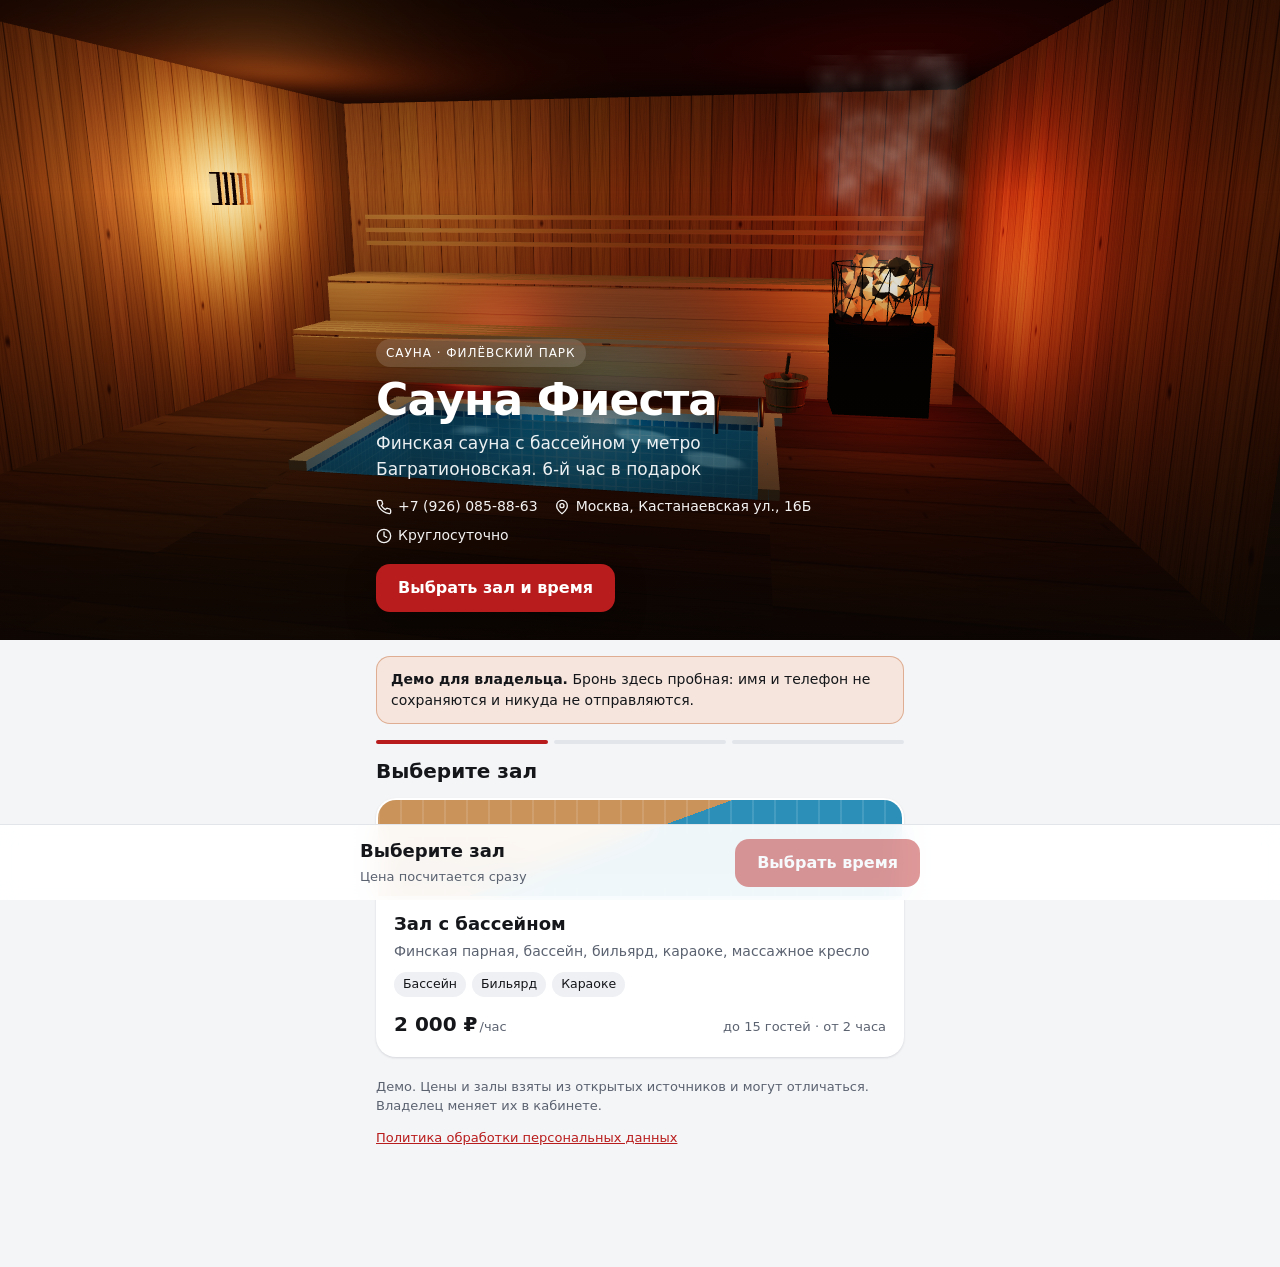
<file: fiesta-sauna/index.html>
<!doctype html>
<html lang="ru">
<head>
  <meta charset="utf-8">
  <meta name="viewport" content="width=device-width, initial-scale=1, viewport-fit=cover">
  <meta name="robots" content="noindex, nofollow">
  <meta name="zapis-slug" content="fiesta-sauna">
  <meta name="theme-color" content="#b91c1c">
  <title>Сауна Фиеста — бронь онлайн (демо)</title>
  <meta property="og:title" content="Сауна Фиеста — бронь онлайн">
  <meta property="og:description" content="Финская сауна с бассейном у метро Багратионовская. 6-й час в подарок">
  <link rel="icon" href="icon.svg" type="image/svg+xml">
  <link rel="stylesheet" href="../static/styles.css">
</head>
<body>
  <div id="app" aria-live="polite"><div class="wrap"><p class="muted" style="padding-top:40px">Загрузка…</p></div></div>
  <noscript>Для брони включите JavaScript.</noscript>
  <script type="module" src="../static/app.js"></script>
</body>
</html>
</file>
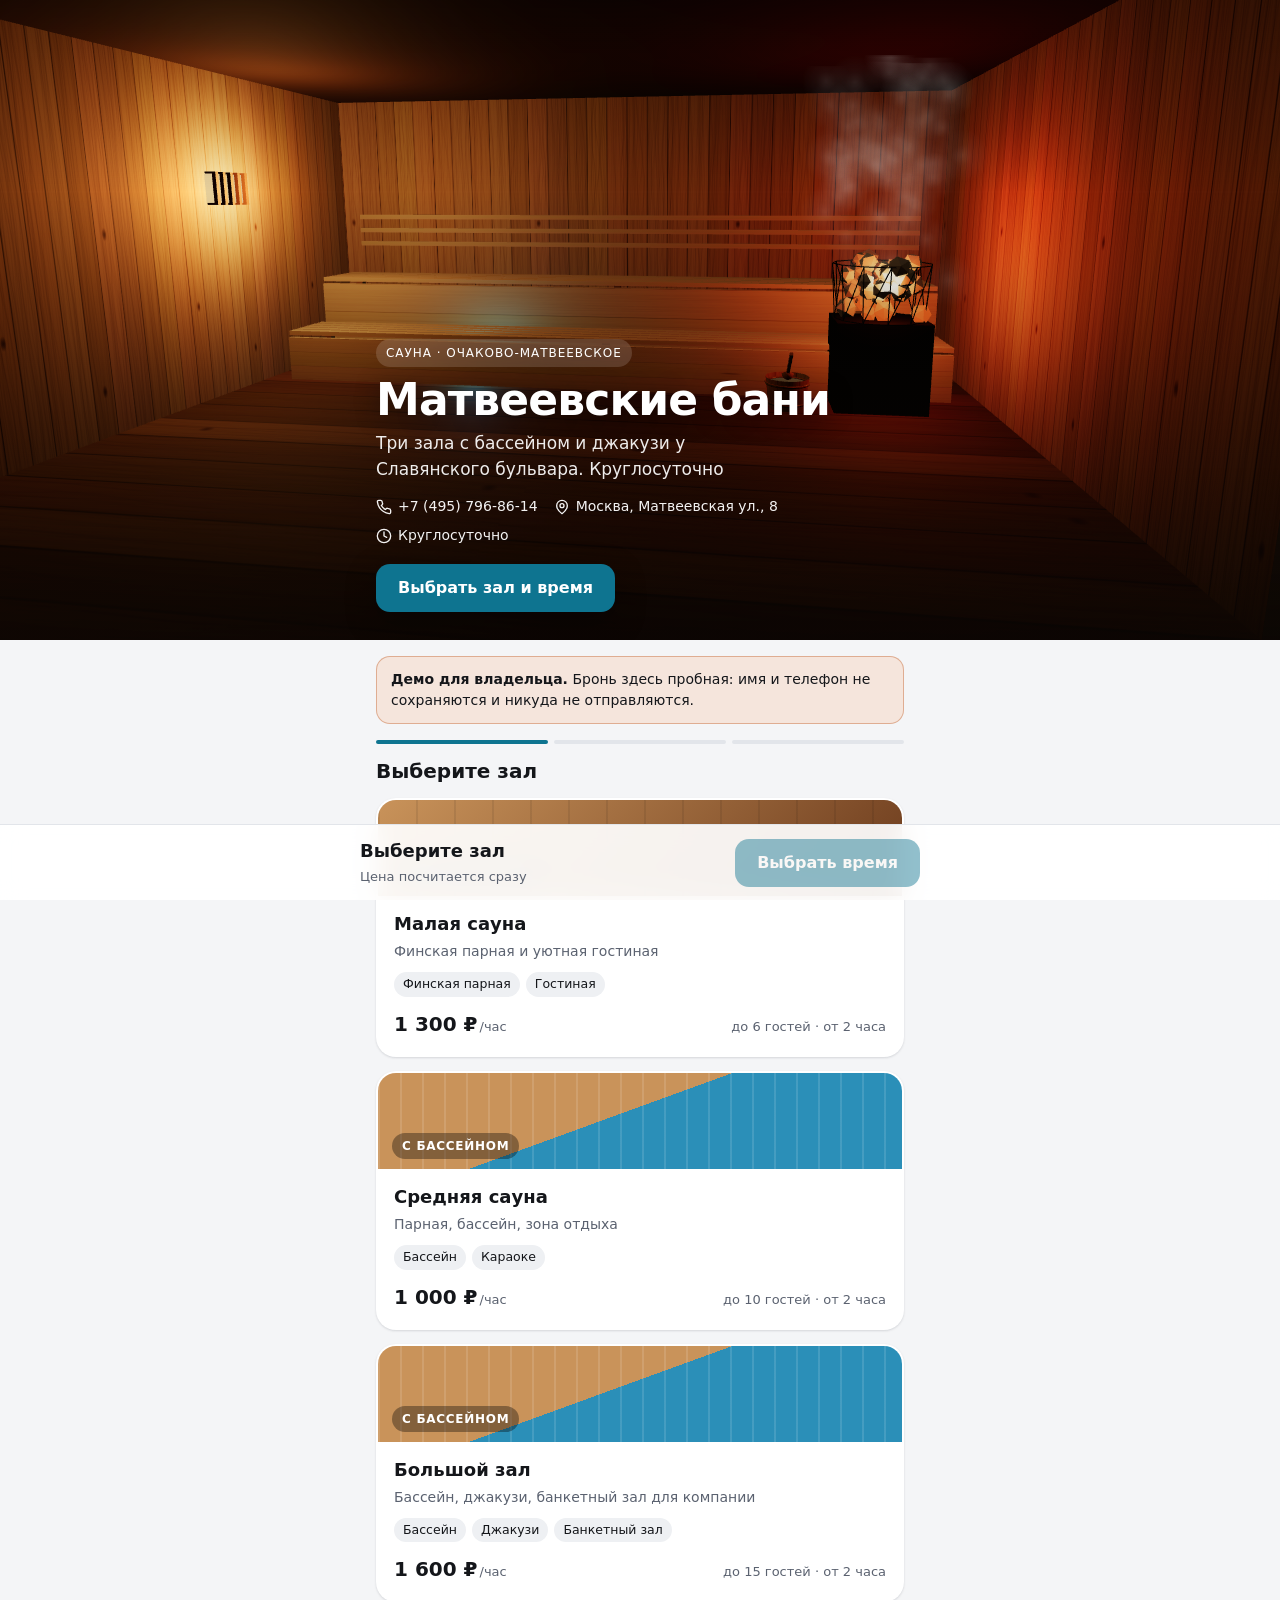
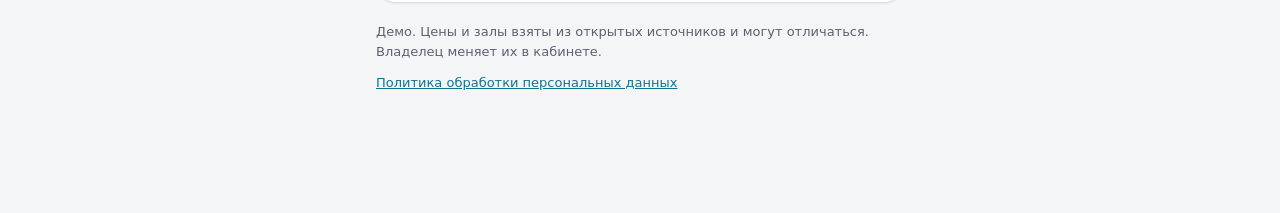
<file: matveevskie-bani/index.html>
<!doctype html>
<html lang="ru">
<head>
  <meta charset="utf-8">
  <meta name="viewport" content="width=device-width, initial-scale=1, viewport-fit=cover">
  <meta name="robots" content="noindex, nofollow">
  <meta name="zapis-slug" content="matveevskie-bani">
  <meta name="theme-color" content="#0e7490">
  <title>Матвеевские бани — бронь онлайн (демо)</title>
  <meta property="og:title" content="Матвеевские бани — бронь онлайн">
  <meta property="og:description" content="Три зала с бассейном и джакузи у Славянского бульвара. Круглосуточно">
  <link rel="icon" href="icon.svg" type="image/svg+xml">
  <link rel="stylesheet" href="../static/styles.css">
</head>
<body>
  <div id="app" aria-live="polite"><div class="wrap"><p class="muted" style="padding-top:40px">Загрузка…</p></div></div>
  <noscript>Для брони включите JavaScript.</noscript>
  <script type="module" src="../static/app.js"></script>
</body>
</html>
</file>
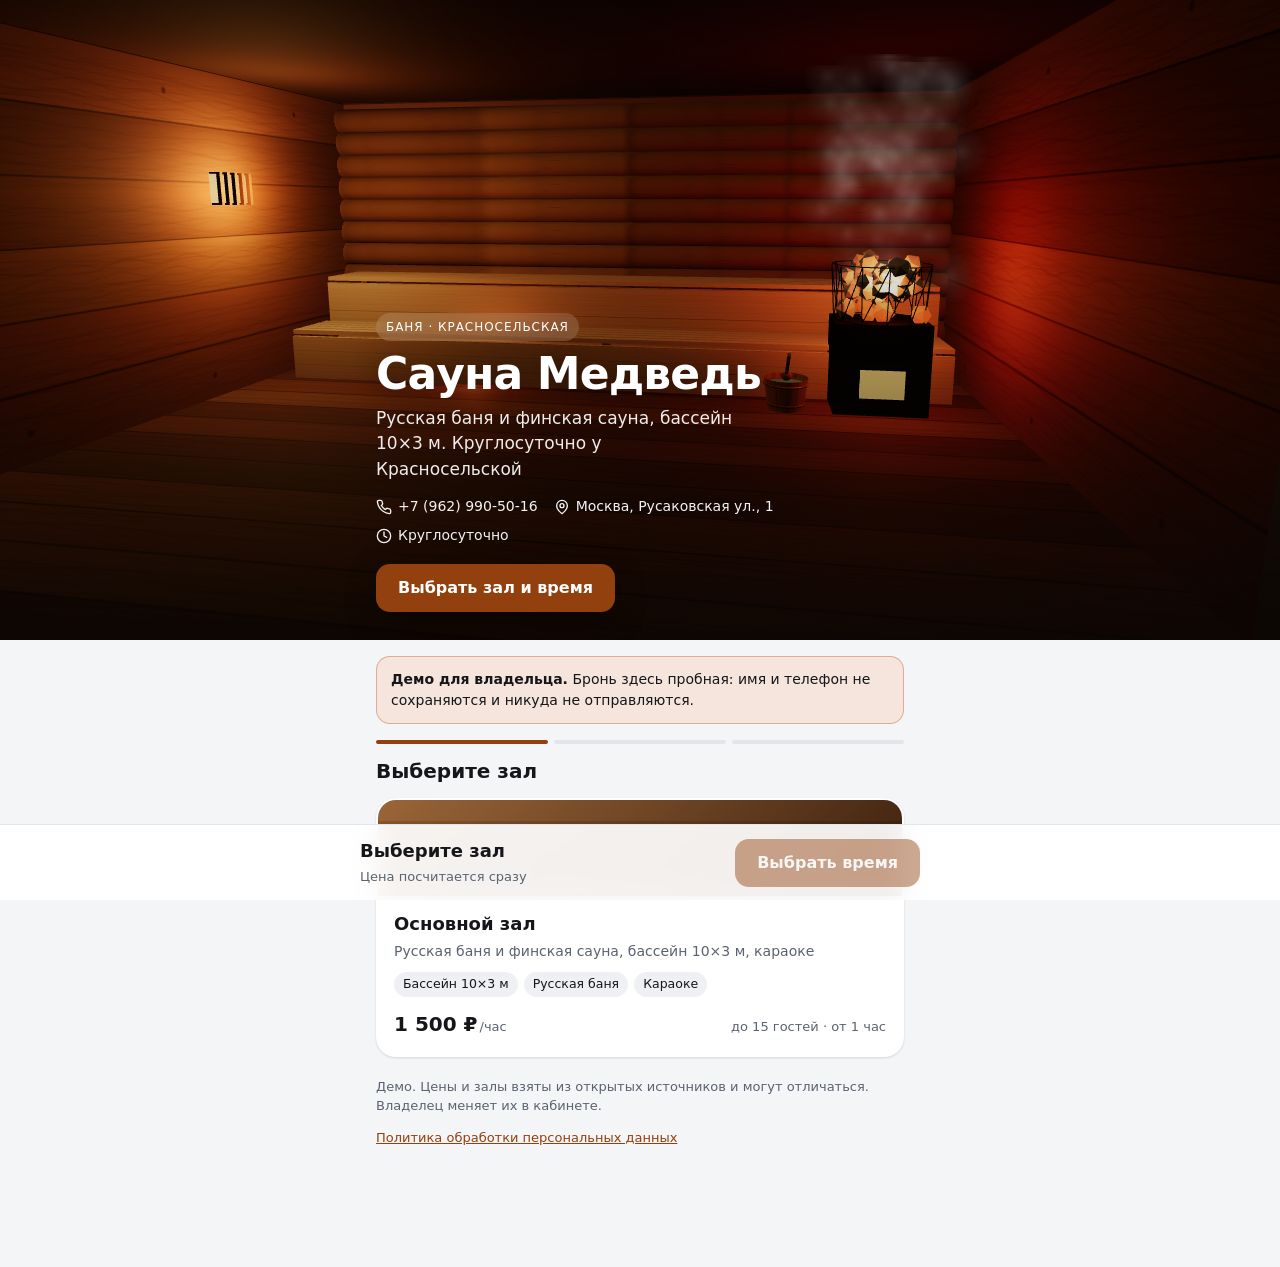
<file: sauna-medved/index.html>
<!doctype html>
<html lang="ru">
<head>
  <meta charset="utf-8">
  <meta name="viewport" content="width=device-width, initial-scale=1, viewport-fit=cover">
  <meta name="robots" content="noindex, nofollow">
  <meta name="zapis-slug" content="sauna-medved">
  <meta name="theme-color" content="#92400e">
  <title>Сауна Медведь — бронь онлайн (демо)</title>
  <meta property="og:title" content="Сауна Медведь — бронь онлайн">
  <meta property="og:description" content="Русская баня и финская сауна, бассейн 10×3 м. Круглосуточно у Красносельской">
  <link rel="icon" href="icon.svg" type="image/svg+xml">
  <link rel="stylesheet" href="../static/styles.css">
</head>
<body>
  <div id="app" aria-live="polite"><div class="wrap"><p class="muted" style="padding-top:40px">Загрузка…</p></div></div>
  <noscript>Для брони включите JavaScript.</noscript>
  <script type="module" src="../static/app.js"></script>
</body>
</html>
</file>
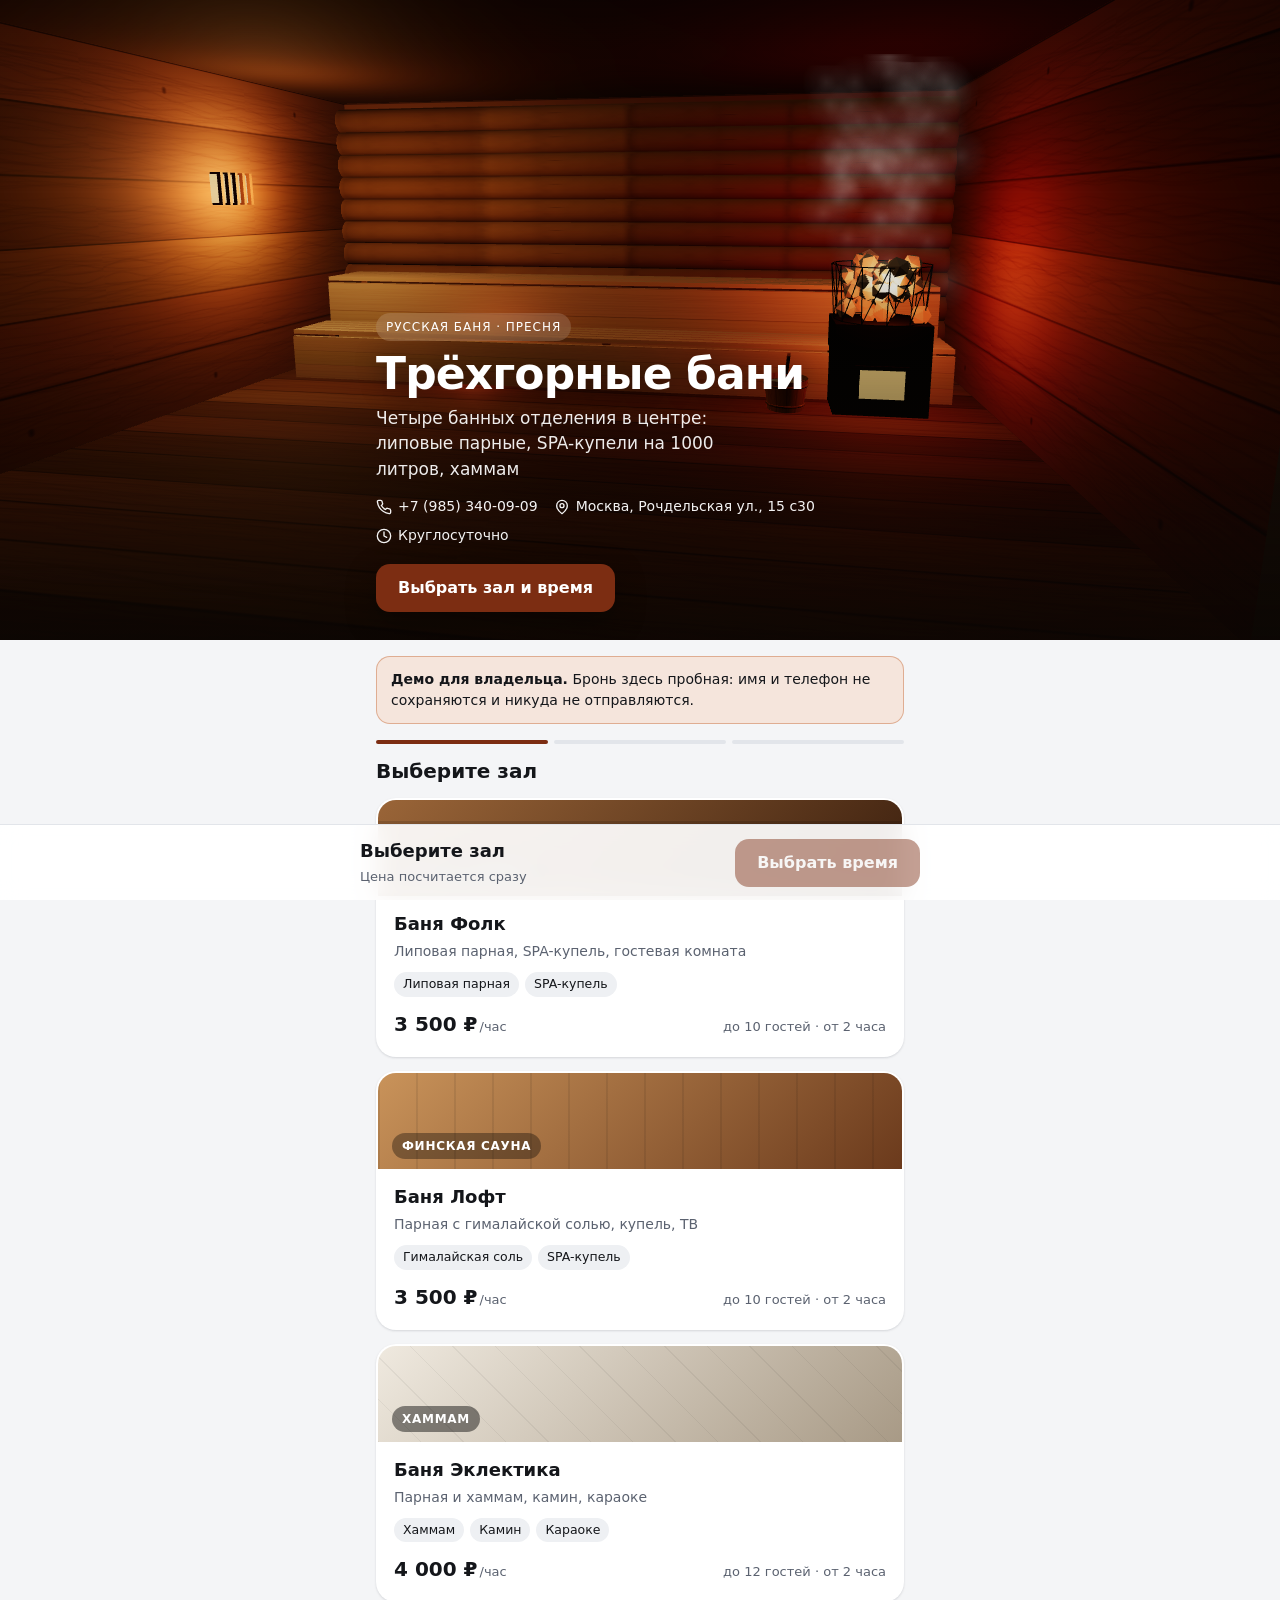
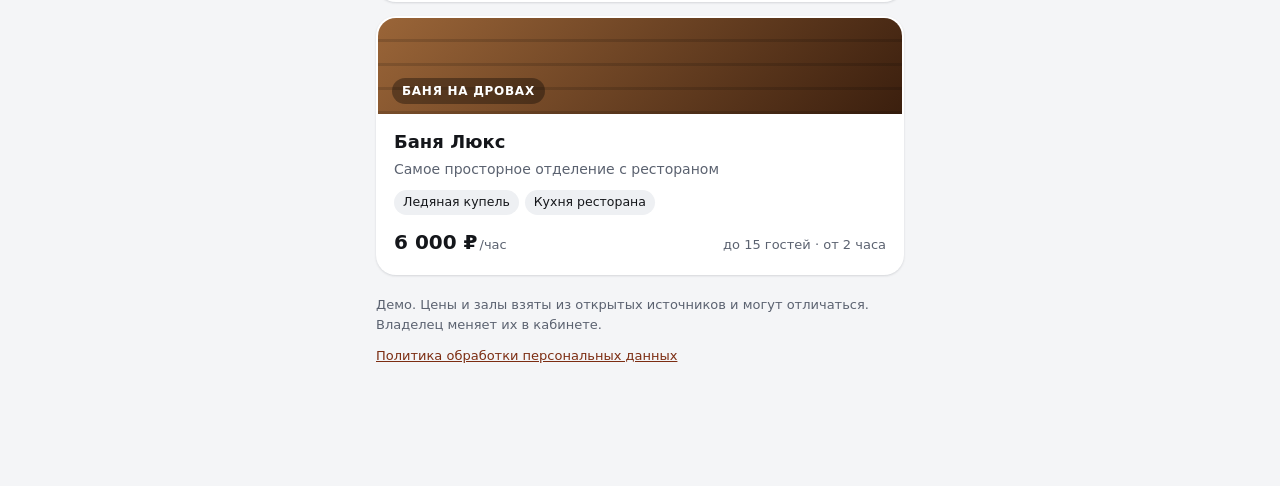
<file: trehgornye-bani/index.html>
<!doctype html>
<html lang="ru">
<head>
  <meta charset="utf-8">
  <meta name="viewport" content="width=device-width, initial-scale=1, viewport-fit=cover">
  <meta name="robots" content="noindex, nofollow">
  <meta name="zapis-slug" content="trehgornye-bani">
  <meta name="theme-color" content="#7c2d12">
  <title>Трёхгорные бани — бронь онлайн (демо)</title>
  <meta property="og:title" content="Трёхгорные бани — бронь онлайн">
  <meta property="og:description" content="Четыре банных отделения в центре: липовые парные, SPA-купели на 1000 литров, хаммам">
  <link rel="icon" href="icon.svg" type="image/svg+xml">
  <link rel="stylesheet" href="../static/styles.css">
</head>
<body>
  <div id="app" aria-live="polite"><div class="wrap"><p class="muted" style="padding-top:40px">Загрузка…</p></div></div>
  <noscript>Для брони включите JavaScript.</noscript>
  <script type="module" src="../static/app.js"></script>
</body>
</html>
</file>
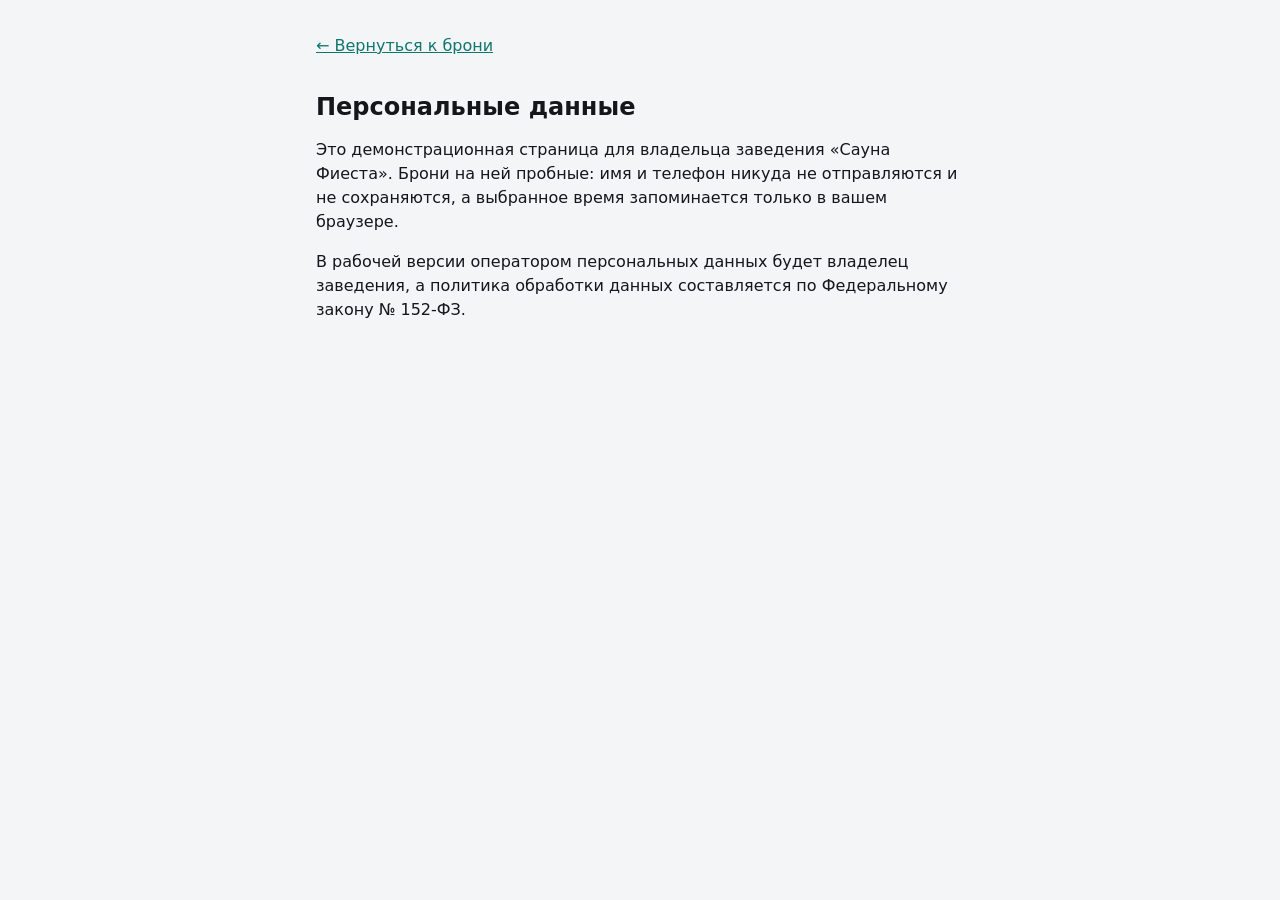
<file: fiesta-sauna/privacy/index.html>
<!doctype html><html lang="ru"><head><meta charset="utf-8"><meta name="viewport" content="width=device-width,initial-scale=1"><meta name="robots" content="noindex">
<title>Персональные данные — Сауна Фиеста</title><link rel="stylesheet" href="../../static/styles.css"></head>
<body class="doc"><main class="doc-main"><a class="doc-back" href="../">← Вернуться к брони</a>
<h1>Персональные данные</h1>
<p>Это демонстрационная страница для владельца заведения «Сауна Фиеста». Брони на ней пробные: имя и телефон никуда не отправляются и не сохраняются, а выбранное время запоминается только в вашем браузере.</p>
<p>В рабочей версии оператором персональных данных будет владелец заведения, а политика обработки данных составляется по Федеральному закону № 152-ФЗ.</p>
</main></body></html>
</file>
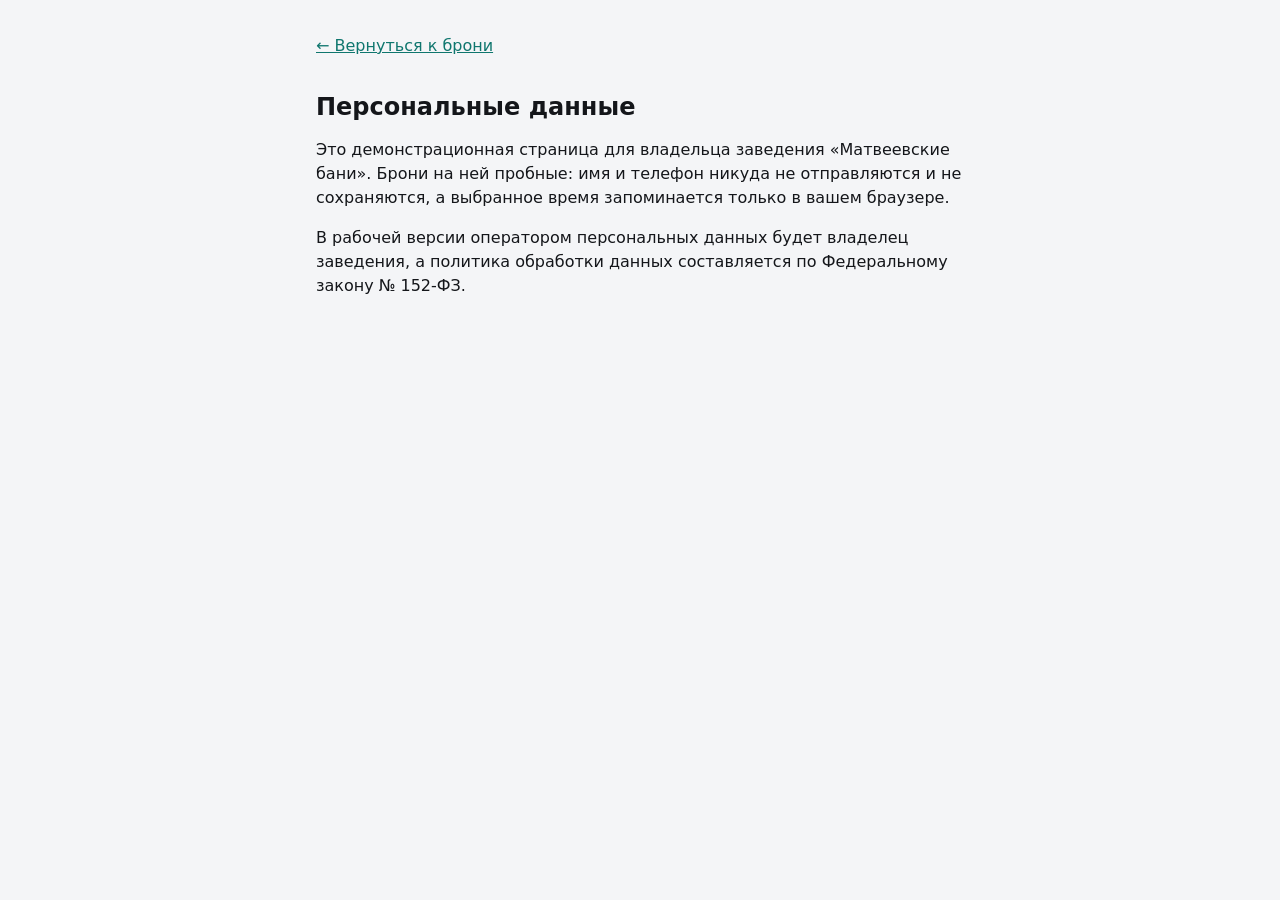
<file: matveevskie-bani/privacy/index.html>
<!doctype html><html lang="ru"><head><meta charset="utf-8"><meta name="viewport" content="width=device-width,initial-scale=1"><meta name="robots" content="noindex">
<title>Персональные данные — Матвеевские бани</title><link rel="stylesheet" href="../../static/styles.css"></head>
<body class="doc"><main class="doc-main"><a class="doc-back" href="../">← Вернуться к брони</a>
<h1>Персональные данные</h1>
<p>Это демонстрационная страница для владельца заведения «Матвеевские бани». Брони на ней пробные: имя и телефон никуда не отправляются и не сохраняются, а выбранное время запоминается только в вашем браузере.</p>
<p>В рабочей версии оператором персональных данных будет владелец заведения, а политика обработки данных составляется по Федеральному закону № 152-ФЗ.</p>
</main></body></html>
</file>
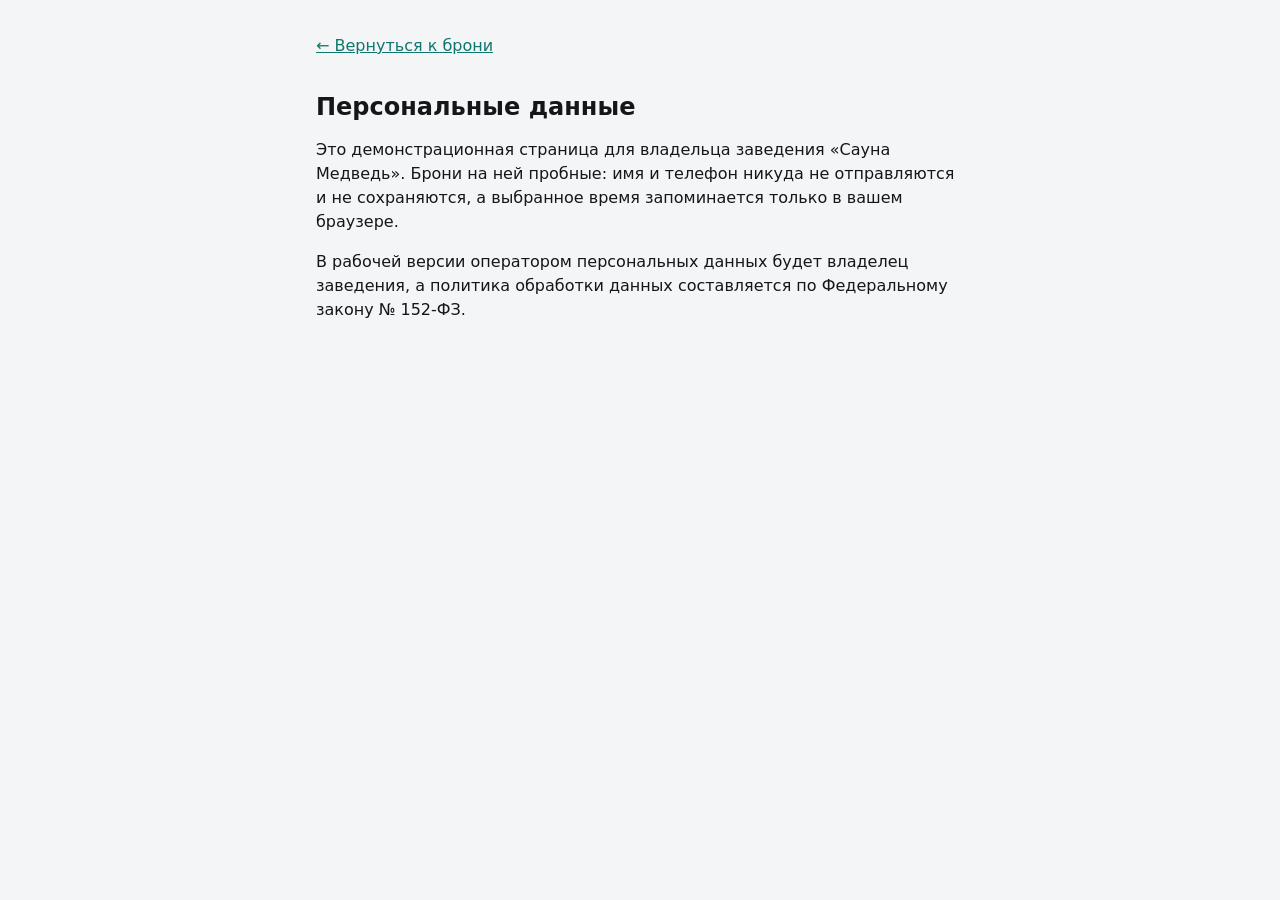
<file: sauna-medved/privacy/index.html>
<!doctype html><html lang="ru"><head><meta charset="utf-8"><meta name="viewport" content="width=device-width,initial-scale=1"><meta name="robots" content="noindex">
<title>Персональные данные — Сауна Медведь</title><link rel="stylesheet" href="../../static/styles.css"></head>
<body class="doc"><main class="doc-main"><a class="doc-back" href="../">← Вернуться к брони</a>
<h1>Персональные данные</h1>
<p>Это демонстрационная страница для владельца заведения «Сауна Медведь». Брони на ней пробные: имя и телефон никуда не отправляются и не сохраняются, а выбранное время запоминается только в вашем браузере.</p>
<p>В рабочей версии оператором персональных данных будет владелец заведения, а политика обработки данных составляется по Федеральному закону № 152-ФЗ.</p>
</main></body></html>
</file>
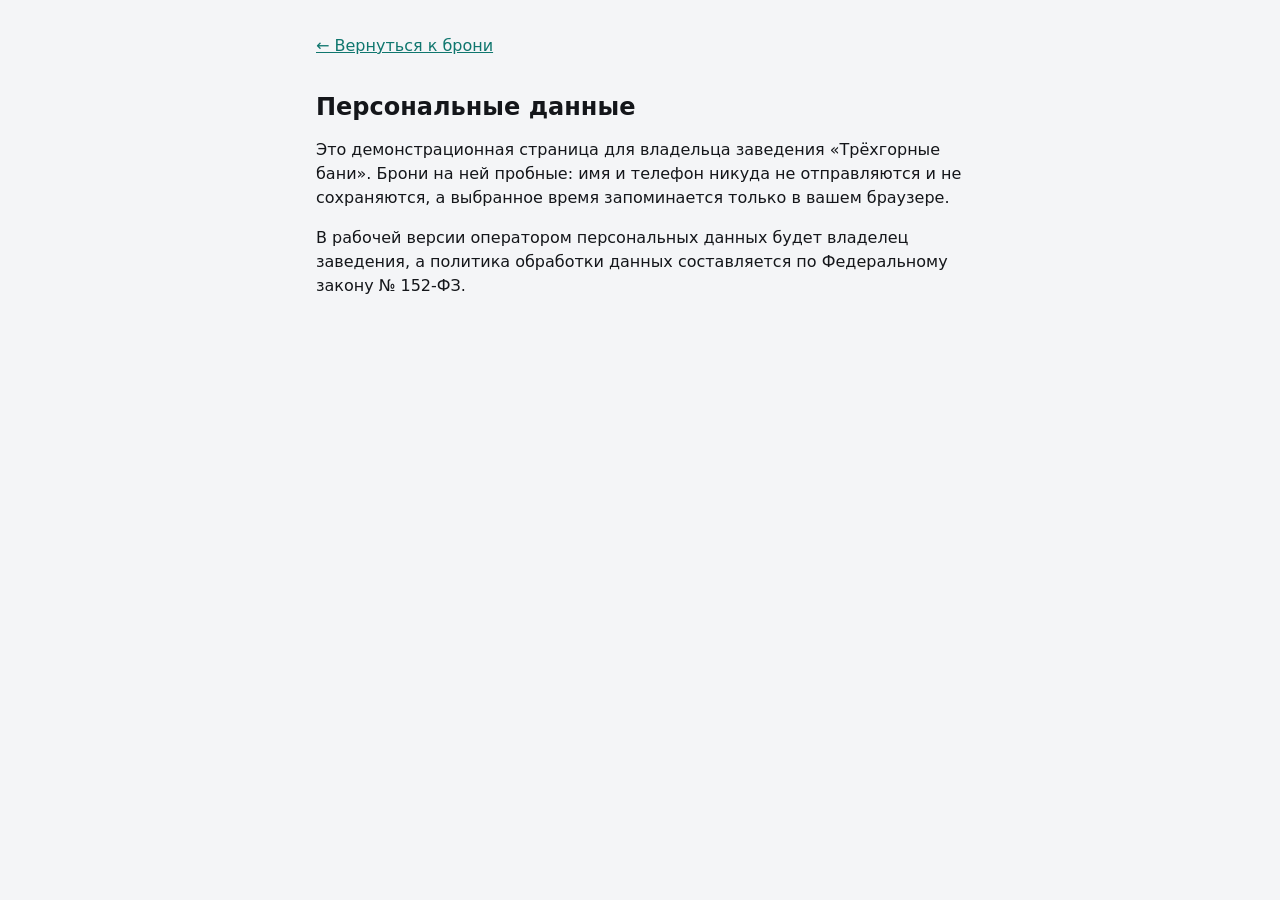
<file: trehgornye-bani/privacy/index.html>
<!doctype html><html lang="ru"><head><meta charset="utf-8"><meta name="viewport" content="width=device-width,initial-scale=1"><meta name="robots" content="noindex">
<title>Персональные данные — Трёхгорные бани</title><link rel="stylesheet" href="../../static/styles.css"></head>
<body class="doc"><main class="doc-main"><a class="doc-back" href="../">← Вернуться к брони</a>
<h1>Персональные данные</h1>
<p>Это демонстрационная страница для владельца заведения «Трёхгорные бани». Брони на ней пробные: имя и телефон никуда не отправляются и не сохраняются, а выбранное время запоминается только в вашем браузере.</p>
<p>В рабочей версии оператором персональных данных будет владелец заведения, а политика обработки данных составляется по Федеральному закону № 152-ФЗ.</p>
</main></body></html>
</file>
<file: static/styles.css>
:root {
  --brand: #0f766e;
  --on-brand: #ffffff;
  --bg: #f4f5f7;
  --card: #ffffff;
  --text: #14161a;
  --muted: #5b6270;
  --line: #e2e5ea;
  --soft: #eef0f3;
  --danger: #b42318;
  --ok: #067647;
  --warn: #b54708;
  --radius: 16px;
  --shadow: 0 1px 2px rgba(16, 24, 40, 0.06), 0 1px 3px rgba(16, 24, 40, 0.08);
  --font: system-ui, -apple-system, 'Segoe UI', Roboto, 'Helvetica Neue', Arial, sans-serif;
  color-scheme: light dark;
}
@media (prefers-color-scheme: dark) {
  :root {
    --bg: #0f1115;
    --card: #181b21;
    --text: #eef0f3;
    --muted: #a3a9b5;
    --line: #2b3039;
    --soft: #22262e;
    --danger: #f97066;
    --ok: #47cd89;
    --warn: #fdb022;
    --shadow: none;
  }
}

* { box-sizing: border-box; }
html { -webkit-text-size-adjust: 100%; }
body {
  margin: 0;
  background: var(--bg);
  color: var(--text);
  font: 16px/1.5 var(--font);
  -webkit-font-smoothing: antialiased;
}
button, input, select, textarea { font: inherit; color: inherit; }
button { cursor: pointer; }
a { color: var(--brand); }
:focus-visible { outline: 3px solid var(--brand); outline-offset: 2px; border-radius: 8px; }
.ic { width: 20px; height: 20px; flex: none; }
.ic.flip { transform: rotate(180deg); color: var(--muted); }
.muted { color: var(--muted); }
.sr-only { position: absolute; width: 1px; height: 1px; overflow: hidden; clip: rect(0 0 0 0); white-space: nowrap; }
@media (prefers-reduced-motion: reduce) { * { transition: none !important; animation: none !important; } }

.wrap { max-width: 560px; margin: 0 auto; padding: 0 16px calc(120px + env(safe-area-inset-bottom)); }

/* ---------- шапка ---------- */
.hero {
  background: var(--brand);
  color: var(--on-brand);
  padding: calc(20px + env(safe-area-inset-top)) 16px 28px;
}
.hero-in { max-width: 560px; margin: 0 auto; }
.hero h1 { margin: 0; font-size: 26px; line-height: 1.2; letter-spacing: -0.01em; }
.hero p { margin: 6px 0 0; opacity: 0.9; }
.hero-meta { display: flex; flex-wrap: wrap; gap: 8px 16px; margin-top: 14px; font-size: 14px; }
.hero-meta a, .hero-meta span { display: inline-flex; align-items: center; gap: 6px; color: inherit; text-decoration: none; }
.hero-meta .ic { width: 16px; height: 16px; }

/* ---------- прогресс ---------- */
.steps { display: flex; gap: 6px; margin: 16px 0 4px; }
.steps i { flex: 1; height: 4px; border-radius: 4px; background: var(--line); transition: background 0.25s; }
.steps i.on { background: var(--brand); }
.step-title { display: flex; align-items: center; gap: 8px; margin: 12px 0; }
.step-title h2 { margin: 0; font-size: 20px; }
.icon-btn {
  display: inline-grid; place-items: center; width: 44px; height: 44px; margin-left: -10px;
  border: 0; background: transparent; border-radius: 12px;
}
.icon-btn:hover { background: var(--soft); }

/* ---------- карточки услуг ---------- */
.list { display: grid; gap: 10px; }
.svc {
  display: grid; grid-template-columns: 44px 1fr auto; gap: 12px; align-items: center;
  background: var(--card); border: 1.5px solid transparent; border-radius: var(--radius);
  padding: 14px; box-shadow: var(--shadow); transition: border-color 0.2s;
}
.svc.on { border-color: var(--brand); }
.svc-ic {
  width: 44px; height: 44px; border-radius: 12px; display: grid; place-items: center;
  background: color-mix(in srgb, var(--brand) 12%, transparent); color: var(--brand);
  overflow: hidden;
}
@media (prefers-color-scheme: dark) { .svc-ic { color: color-mix(in srgb, var(--brand) 55%, #ffffff); background: color-mix(in srgb, var(--brand) 22%, transparent); } }
.svc-ic img { width: 100%; height: 100%; object-fit: cover; }
.svc-ic .ic { width: 24px; height: 24px; }
.svc h3 { margin: 0; font-size: 16px; line-height: 1.3; }
.svc p { margin: 2px 0 0; font-size: 14px; color: var(--muted); }
.svc .price { font-weight: 650; margin-top: 4px; font-size: 15px; }
.svc .price small { color: var(--muted); font-weight: 400; }
.add {
  min-width: 44px; height: 44px; border-radius: 12px; border: 1.5px solid var(--line);
  background: var(--card); display: grid; place-items: center; transition: background 0.2s, border-color 0.2s;
}
.add.on { background: var(--brand); border-color: var(--brand); color: var(--on-brand); }
.qty { display: flex; align-items: center; gap: 2px; }
.qty button { width: 40px; height: 44px; border-radius: 12px; border: 1.5px solid var(--line); background: var(--card); display: grid; place-items: center; }
.qty output { min-width: 28px; text-align: center; font-weight: 650; }

/* ---------- нижняя панель ---------- */
.bar {
  position: fixed; left: 0; right: 0; bottom: 0; z-index: 10;
  background: color-mix(in srgb, var(--card) 92%, transparent);
  backdrop-filter: blur(12px); -webkit-backdrop-filter: blur(12px);
  border-top: 1px solid var(--line);
  padding: 12px 16px calc(12px + env(safe-area-inset-bottom));
}
.bar-in { max-width: 560px; margin: 0 auto; display: flex; align-items: center; gap: 12px; }
.bar-sum { flex: 1; min-width: 0; }
.bar-sum b { display: block; font-size: 18px; }
.bar-sum span { font-size: 13px; color: var(--muted); }
.btn {
  display: inline-flex; align-items: center; justify-content: center; gap: 8px;
  min-height: 48px; padding: 0 22px; border-radius: 14px; border: 0;
  background: var(--brand); color: var(--on-brand); font-weight: 650; font-size: 16px;
  transition: opacity 0.2s, transform 0.1s; text-decoration: none;
}
.btn:active { transform: scale(0.98); }
.btn[disabled] { opacity: 0.45; cursor: not-allowed; }
.btn.ghost { background: var(--soft); color: var(--text); }
.btn.danger { background: transparent; color: var(--danger); border: 1.5px solid var(--line); }
.btn.block { width: 100%; }
.btn.sm { min-height: 40px; padding: 0 14px; font-size: 14px; border-radius: 12px; }

/* ---------- дата и время ---------- */
.days { display: flex; gap: 8px; overflow-x: auto; padding: 2px 2px 8px; margin: 0 -16px; padding-left: 16px; padding-right: 16px; scroll-snap-type: x proximity; scrollbar-width: none; }
.days::-webkit-scrollbar { display: none; }
.day {
  flex: none; width: 60px; padding: 8px 0; border-radius: 14px; border: 1.5px solid var(--line);
  background: var(--card); text-align: center; scroll-snap-align: start; line-height: 1.2;
}
.day small { display: block; font-size: 12px; color: var(--muted); }
.day b { display: block; font-size: 20px; margin: 2px 0; }
.day.on { background: var(--brand); border-color: var(--brand); color: var(--on-brand); }
.day.on small { color: inherit; opacity: 0.85; }
.day[disabled] { opacity: 0.4; cursor: not-allowed; }
.slots { display: grid; grid-template-columns: repeat(4, 1fr); gap: 8px; margin-top: 12px; }
@media (max-width: 360px) { .slots { grid-template-columns: repeat(3, 1fr); } }
.slot { min-height: 44px; border-radius: 12px; border: 1.5px solid var(--line); background: var(--card); font-weight: 600; }
.slot.on { background: var(--brand); border-color: var(--brand); color: var(--on-brand); }
.empty { padding: 24px 16px; text-align: center; color: var(--muted); background: var(--card); border-radius: var(--radius); margin-top: 12px; }
.skeleton { height: 44px; border-radius: 12px; background: var(--soft); animation: pulse 1.2s infinite ease-in-out; }
@keyframes pulse { 50% { opacity: 0.5; } }

/* ---------- форма ---------- */
.panel { background: var(--card); border-radius: var(--radius); padding: 16px; box-shadow: var(--shadow); }
.field { display: block; margin-bottom: 14px; }
.field > span { display: block; font-size: 14px; font-weight: 600; margin-bottom: 6px; }
.field input, .field textarea, .field select {
  width: 100%; min-height: 48px; padding: 12px 14px; border-radius: 12px;
  border: 1.5px solid var(--line); background: var(--card); font-size: 16px;
}
.field textarea { min-height: 84px; resize: vertical; }
.field input:focus, .field textarea:focus, .field select:focus { outline: none; border-color: var(--brand); }
.field .hint { font-size: 13px; color: var(--muted); margin-top: 4px; }
.field.bad input, .field.bad textarea { border-color: var(--danger); }
.err { color: var(--danger); font-size: 13px; margin-top: 4px; }
.check { display: flex; gap: 10px; align-items: flex-start; font-size: 14px; color: var(--muted); }
.check input { width: 22px; height: 22px; margin: 1px 0 0; accent-color: var(--brand); flex: none; }
.hp { position: absolute; left: -9999px; }
.summary { margin: 12px 0 0; padding: 0; list-style: none; font-size: 15px; }
.summary li { display: flex; justify-content: space-between; gap: 12px; padding: 6px 0; border-bottom: 1px dashed var(--line); }
.summary li:last-child { border: 0; font-weight: 700; }
.note { font-size: 13px; color: var(--muted); margin: 8px 0 0; }
.form-error { background: color-mix(in srgb, var(--danger) 12%, transparent); color: var(--danger); padding: 10px 12px; border-radius: 12px; font-size: 14px; margin-bottom: 12px; }

/* ---------- готово / статус ---------- */
.done { text-align: center; padding: 28px 16px; }
.done .big { width: 72px; height: 72px; border-radius: 50%; display: grid; place-items: center; margin: 0 auto 12px; background: var(--brand); color: var(--on-brand); }
.done .big .ic { width: 36px; height: 36px; }
.done h2 { margin: 0 0 6px; }
.badge { display: inline-block; padding: 3px 10px; border-radius: 999px; font-size: 13px; font-weight: 600; }
.st-new { background: color-mix(in srgb, var(--warn) 16%, transparent); color: var(--warn); }
.st-ok { background: color-mix(in srgb, var(--ok) 16%, transparent); color: var(--ok); }
.st-done { background: var(--soft); color: var(--muted); }
.st-off { background: color-mix(in srgb, var(--danger) 14%, transparent); color: var(--danger); }
.mybooking { display: flex; align-items: center; gap: 12px; margin-top: 16px; background: var(--card); border-radius: var(--radius); padding: 12px 14px; box-shadow: var(--shadow); border: 0; width: 100%; text-align: left; }
.mybooking > div { flex: 1; }
.install { margin-top: 16px; font-size: 14px; }

/* ---------- кабинет ---------- */
.topbar { position: sticky; top: 0; z-index: 5; background: var(--card); border-bottom: 1px solid var(--line); padding: env(safe-area-inset-top) 0 0; }
.topbar-in { max-width: 860px; margin: 0 auto; display: flex; align-items: center; gap: 8px; padding: 8px 16px; }
.topbar h1 { font-size: 17px; margin: 0; flex: 1; white-space: nowrap; overflow: hidden; text-overflow: ellipsis; }
.tabs { max-width: 860px; margin: 0 auto; display: flex; gap: 4px; padding: 0 16px; overflow-x: auto; }
.tab { border: 0; background: transparent; padding: 10px 12px; border-bottom: 2.5px solid transparent; font-weight: 600; color: var(--muted); white-space: nowrap; min-height: 44px; }
.tab.on { color: var(--text); border-color: var(--brand); }
.tab .count { display: inline-block; min-width: 20px; padding: 0 6px; margin-left: 4px; border-radius: 999px; background: var(--brand); color: var(--on-brand); font-size: 12px; }
.admin-wrap { max-width: 860px; margin: 0 auto; padding: 16px 16px 120px; }
.chips { display: flex; gap: 8px; flex-wrap: wrap; margin-bottom: 12px; }
.chip { border: 1.5px solid var(--line); background: var(--card); border-radius: 999px; padding: 6px 14px; min-height: 40px; font-size: 14px; font-weight: 600; }
.chip.on { background: var(--text); color: var(--bg); border-color: var(--text); }
.daygroup { margin: 18px 0 8px; font-size: 14px; font-weight: 700; color: var(--muted); text-transform: uppercase; letter-spacing: 0.04em; }
.bk { background: var(--card); border-radius: var(--radius); padding: 14px; box-shadow: var(--shadow); margin-bottom: 10px; }
.bk-head { display: flex; align-items: center; gap: 10px; flex-wrap: wrap; }
.bk-time { font-size: 18px; font-weight: 700; }
.bk-items { margin: 8px 0; padding: 0; list-style: none; font-size: 15px; }
.bk-contact { display: flex; flex-wrap: wrap; gap: 8px; align-items: center; margin-top: 6px; }
.bk-contact a { display: inline-flex; align-items: center; gap: 6px; text-decoration: none; font-weight: 600; min-height: 40px; }
.bk-actions { display: flex; flex-wrap: wrap; gap: 8px; margin-top: 12px; }
.bk-meta { font-size: 14px; color: var(--muted); margin-top: 4px; }

.svc-edit { background: var(--card); border-radius: var(--radius); padding: 14px; box-shadow: var(--shadow); margin-bottom: 10px; }
.svc-edit .row { display: grid; grid-template-columns: 1fr 1fr; gap: 10px; }
.svc-edit .row3 { display: grid; grid-template-columns: 1fr 1fr 1fr; gap: 10px; }
.svc-edit .field { margin-bottom: 10px; }
.svc-edit-head { display: flex; align-items: center; gap: 8px; margin-bottom: 10px; }
.svc-edit-head b { flex: 1; }
.switch { display: inline-flex; align-items: center; gap: 8px; font-size: 14px; min-height: 40px; }
.switch input { width: 20px; height: 20px; accent-color: var(--brand); }
.weekdays { display: flex; flex-wrap: wrap; gap: 6px; }
.weekdays label { display: inline-flex; align-items: center; gap: 4px; padding: 6px 10px; border: 1.5px solid var(--line); border-radius: 10px; font-size: 14px; min-height: 40px; }
.save-bar { position: fixed; left: 0; right: 0; bottom: 0; background: var(--card); border-top: 1px solid var(--line); padding: 12px 16px calc(12px + env(safe-area-inset-bottom)); }
.save-bar .btn { max-width: 828px; margin: 0 auto; display: flex; }
.login { max-width: 380px; margin: 12vh auto 0; padding: 0 16px; }
.login h1 { font-size: 22px; margin: 0 0 4px; }

#toast {
  position: fixed; left: 50%; bottom: calc(96px + env(safe-area-inset-bottom)); transform: translate(-50%, 20px);
  background: var(--text); color: var(--bg); padding: 10px 16px; border-radius: 12px; font-size: 14px;
  opacity: 0; pointer-events: none; transition: opacity 0.2s, transform 0.2s; z-index: 50; max-width: calc(100% - 32px);
}
#toast.show { opacity: 1; transform: translate(-50%, 0); }

/* ---------- документ ---------- */
.doc-main { max-width: 680px; margin: 0 auto; padding: 24px 16px 48px; }
.doc-main h1 { font-size: 24px; line-height: 1.25; }
.doc-main h2 { font-size: 18px; margin-top: 24px; }
.doc-back { display: inline-block; margin-bottom: 8px; min-height: 44px; line-height: 44px; }

/* ---------- бани и сауны: 3D-шапка и залы ---------- */
.r-hero {
  position: relative; overflow: hidden; color: #fff;
  min-height: min(78vh, 640px); display: flex; align-items: flex-end;
  background: radial-gradient(120% 90% at 70% 30%, #a0522d 0%, #4a2511 45%, #1a0f08 100%);
  transition: min-height 0.45s ease;
}
.r-hero.r-v-hammam { background: radial-gradient(120% 90% at 50% 20%, #d9cdb8 0%, #7a6a58 50%, #2a2622 100%); }
.r-hero.r-v-pool { background: radial-gradient(120% 90% at 50% 80%, #1f7fa3 0%, #4a2511 55%, #1a0f08 100%); }
.r-hero.compact { min-height: 150px; }
.r-hero canvas { position: absolute; inset: 0; width: 100%; height: 100%; display: block; opacity: 0; transition: opacity 0.8s ease; }
.r-hero.r-3d canvas { opacity: 1; }
.r-shade { position: absolute; inset: 0; background: linear-gradient(180deg, rgba(10,6,3,0.35) 0%, rgba(10,6,3,0) 30%, rgba(10,6,3,0.25) 55%, rgba(10,6,3,0.88) 100%); pointer-events: none; }
.r-hero-in { position: relative; width: 100%; max-width: 560px; margin: 0 auto; padding: calc(24px + env(safe-area-inset-top)) 16px 28px; }
.r-kicker { display: inline-block; font-size: 12px; letter-spacing: 0.08em; text-transform: uppercase; padding: 5px 10px; border-radius: 999px; background: rgba(255,255,255,0.14); backdrop-filter: blur(8px); -webkit-backdrop-filter: blur(8px); }
.r-hero h1 { margin: 10px 0 0; font-size: clamp(30px, 8vw, 44px); line-height: 1.05; letter-spacing: -0.02em; text-shadow: 0 2px 24px rgba(0,0,0,0.45); }
.r-hero p { margin: 8px 0 0; font-size: 17px; opacity: 0.92; max-width: 34ch; }
.r-meta { display: flex; flex-wrap: wrap; gap: 8px 16px; margin-top: 14px; font-size: 14px; }
.r-meta a, .r-meta span { display: inline-flex; align-items: center; gap: 6px; color: inherit; text-decoration: none; opacity: 0.95; }
.r-meta .ic { width: 16px; height: 16px; }
.r-cta { margin-top: 18px; box-shadow: 0 10px 30px rgba(0,0,0,0.35); }
.r-hero.compact .r-hero-in > :not(h1) { display: none; }
.r-hero.compact h1 { font-size: 24px; margin: 0; }
.r-hero.compact .r-hero-in { padding-bottom: 16px; }

.r-sub { font-size: 18px; margin: 24px 0 10px; }
.r-rooms { display: grid; gap: 14px; }
.r-room { background: var(--card); border-radius: 20px; box-shadow: var(--shadow); overflow: hidden; border: 2px solid transparent; transition: border-color 0.2s, transform 0.2s; }
.r-room.on { border-color: var(--brand); }
.r-room-head { display: block; width: 100%; text-align: left; border: 0; background: none; padding: 0; }
.r-room-vis { height: 96px; position: relative; background: linear-gradient(135deg, #c9935a, #6b3a1c); }
.r-room-vis::after { content: ''; position: absolute; inset: 0; background: repeating-linear-gradient(90deg, rgba(0,0,0,0.08) 0 2px, transparent 2px 38px); }
.r-v-wood .r-room-vis { background: linear-gradient(135deg, #9a6538, #3b1f0e); }
.r-v-wood .r-room-vis::after { background: repeating-linear-gradient(0deg, rgba(0,0,0,0.14) 0 3px, transparent 3px 24px); }
.r-v-pool .r-room-vis { background: linear-gradient(160deg, #c9935a 0 45%, #2b8fb8 45% 100%); }
.r-v-pool .r-room-vis::after { background: repeating-linear-gradient(90deg, rgba(255,255,255,0.12) 0 2px, transparent 2px 22px); }
.r-v-hammam .r-room-vis { background: linear-gradient(135deg, #efe9df, #a89a86); }
.r-v-hammam .r-room-vis::after { background: repeating-linear-gradient(45deg, rgba(0,0,0,0.05) 0 1px, transparent 1px 30px); }
.r-room-vis span { position: absolute; left: 14px; bottom: 10px; z-index: 1; font-size: 12px; font-weight: 700; letter-spacing: 0.06em; text-transform: uppercase; color: #fff; background: rgba(0,0,0,0.35); padding: 4px 10px; border-radius: 999px; }
.r-v-hammam .r-room-vis span { background: rgba(0,0,0,0.45); }
.r-room-body { padding: 14px 16px 16px; }
.r-room-body h3 { margin: 0; font-size: 18px; }
.r-room-body p { margin: 4px 0 0; color: var(--muted); font-size: 14px; }
.r-chips { display: flex; flex-wrap: wrap; gap: 6px; margin-top: 10px; }
.r-chips span { font-size: 12.5px; padding: 3px 9px; border-radius: 999px; background: var(--soft); color: var(--text); }
.r-room-foot { display: flex; align-items: baseline; justify-content: space-between; gap: 10px; margin-top: 12px; flex-wrap: wrap; }
.r-room-foot b { font-size: 20px; }
.r-room-foot b small { font-size: 13px; color: var(--muted); font-weight: 500; margin-left: 2px; }
.r-room-foot span { font-size: 13px; color: var(--muted); }
.r-room-cfg { padding: 4px 16px 16px; border-top: 1px dashed var(--line); animation: rIn 0.25s ease; }
@keyframes rIn { from { opacity: 0; transform: translateY(-4px); } }
.r-row { display: flex; align-items: center; justify-content: space-between; gap: 12px; padding: 10px 0 0; font-weight: 600; }
.r-stepper { display: flex; align-items: center; gap: 4px; }
.r-stepper button { width: 44px; height: 44px; border-radius: 12px; border: 1.5px solid var(--line); background: var(--card); display: grid; place-items: center; }
.r-stepper button[disabled] { opacity: 0.35; cursor: not-allowed; }
.r-stepper output { min-width: 34px; text-align: center; font-size: 18px; font-weight: 700; }
.r-extra { grid-template-columns: 1fr auto; }
.r-demo { margin-top: 16px; padding: 12px 14px; border-radius: 14px; font-size: 14px; background: color-mix(in srgb, var(--warn) 14%, var(--card)); border: 1px solid color-mix(in srgb, var(--warn) 35%, transparent); }
</file>
